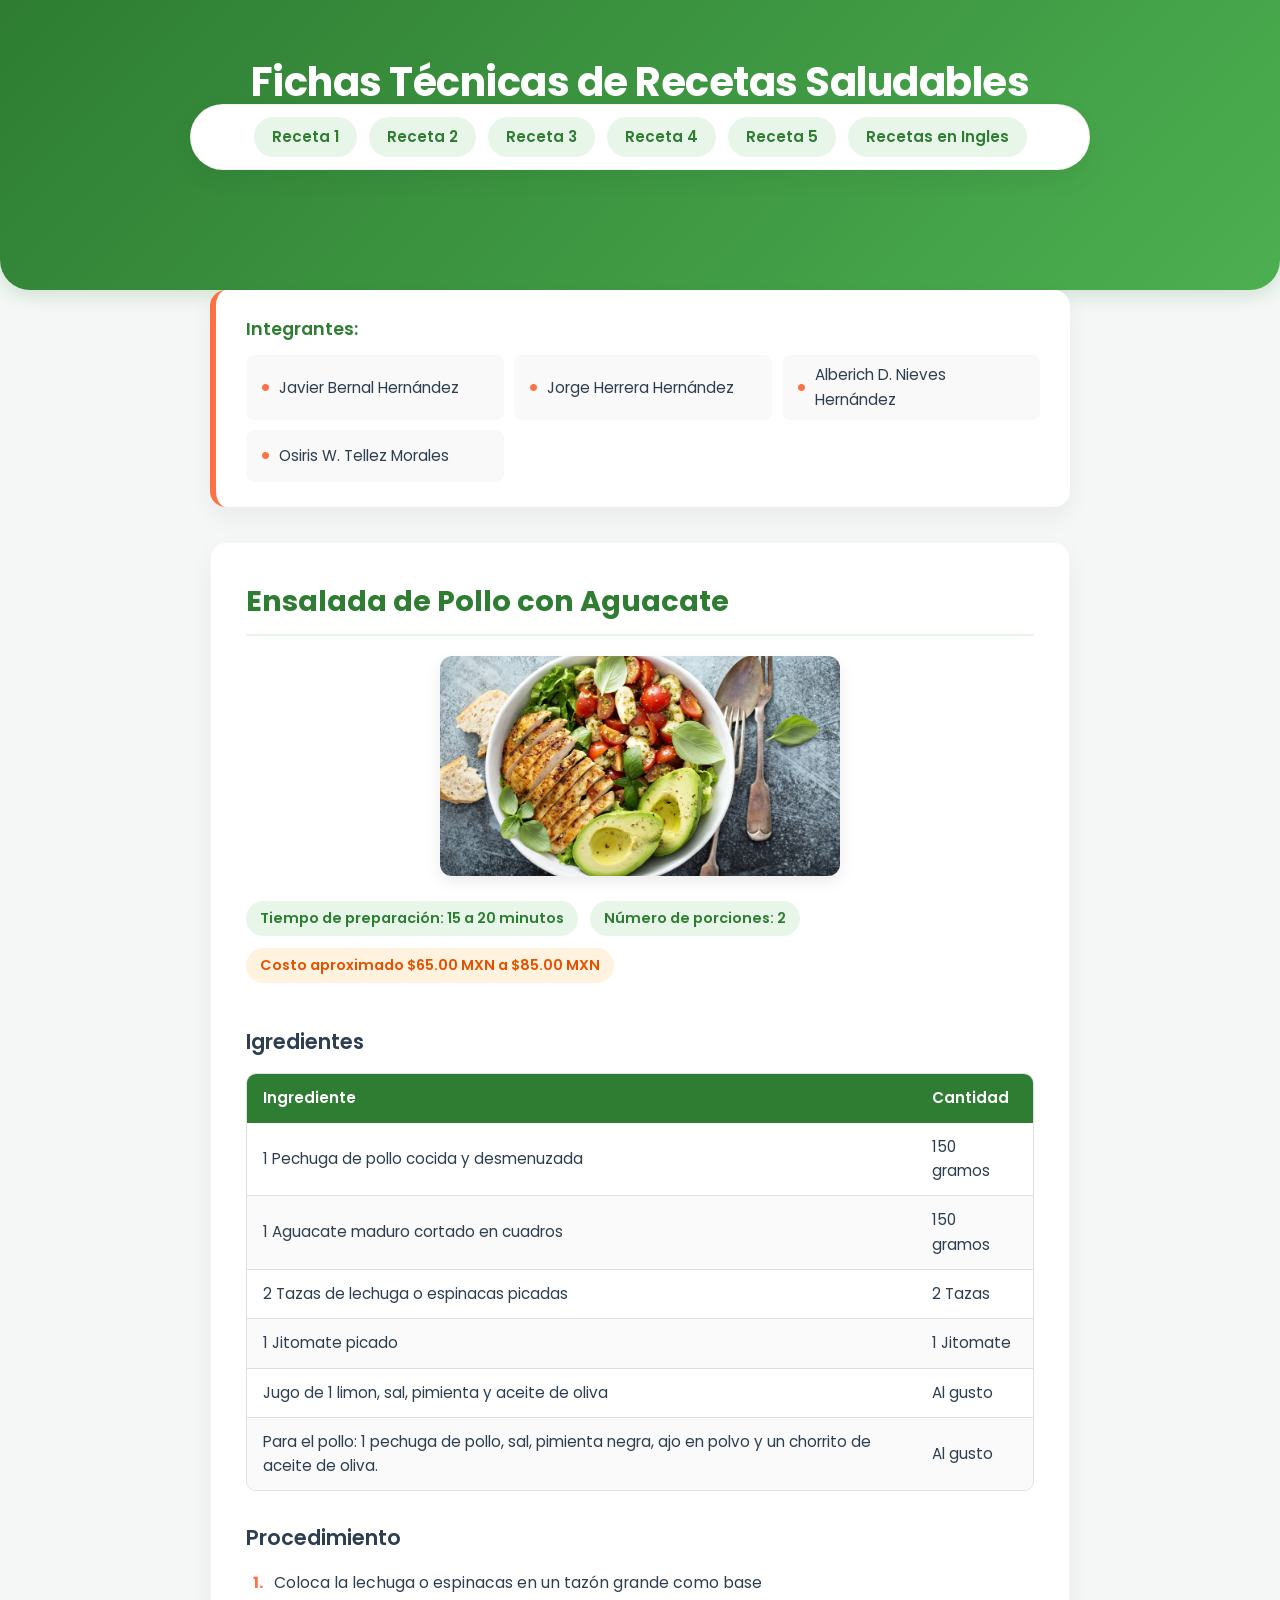
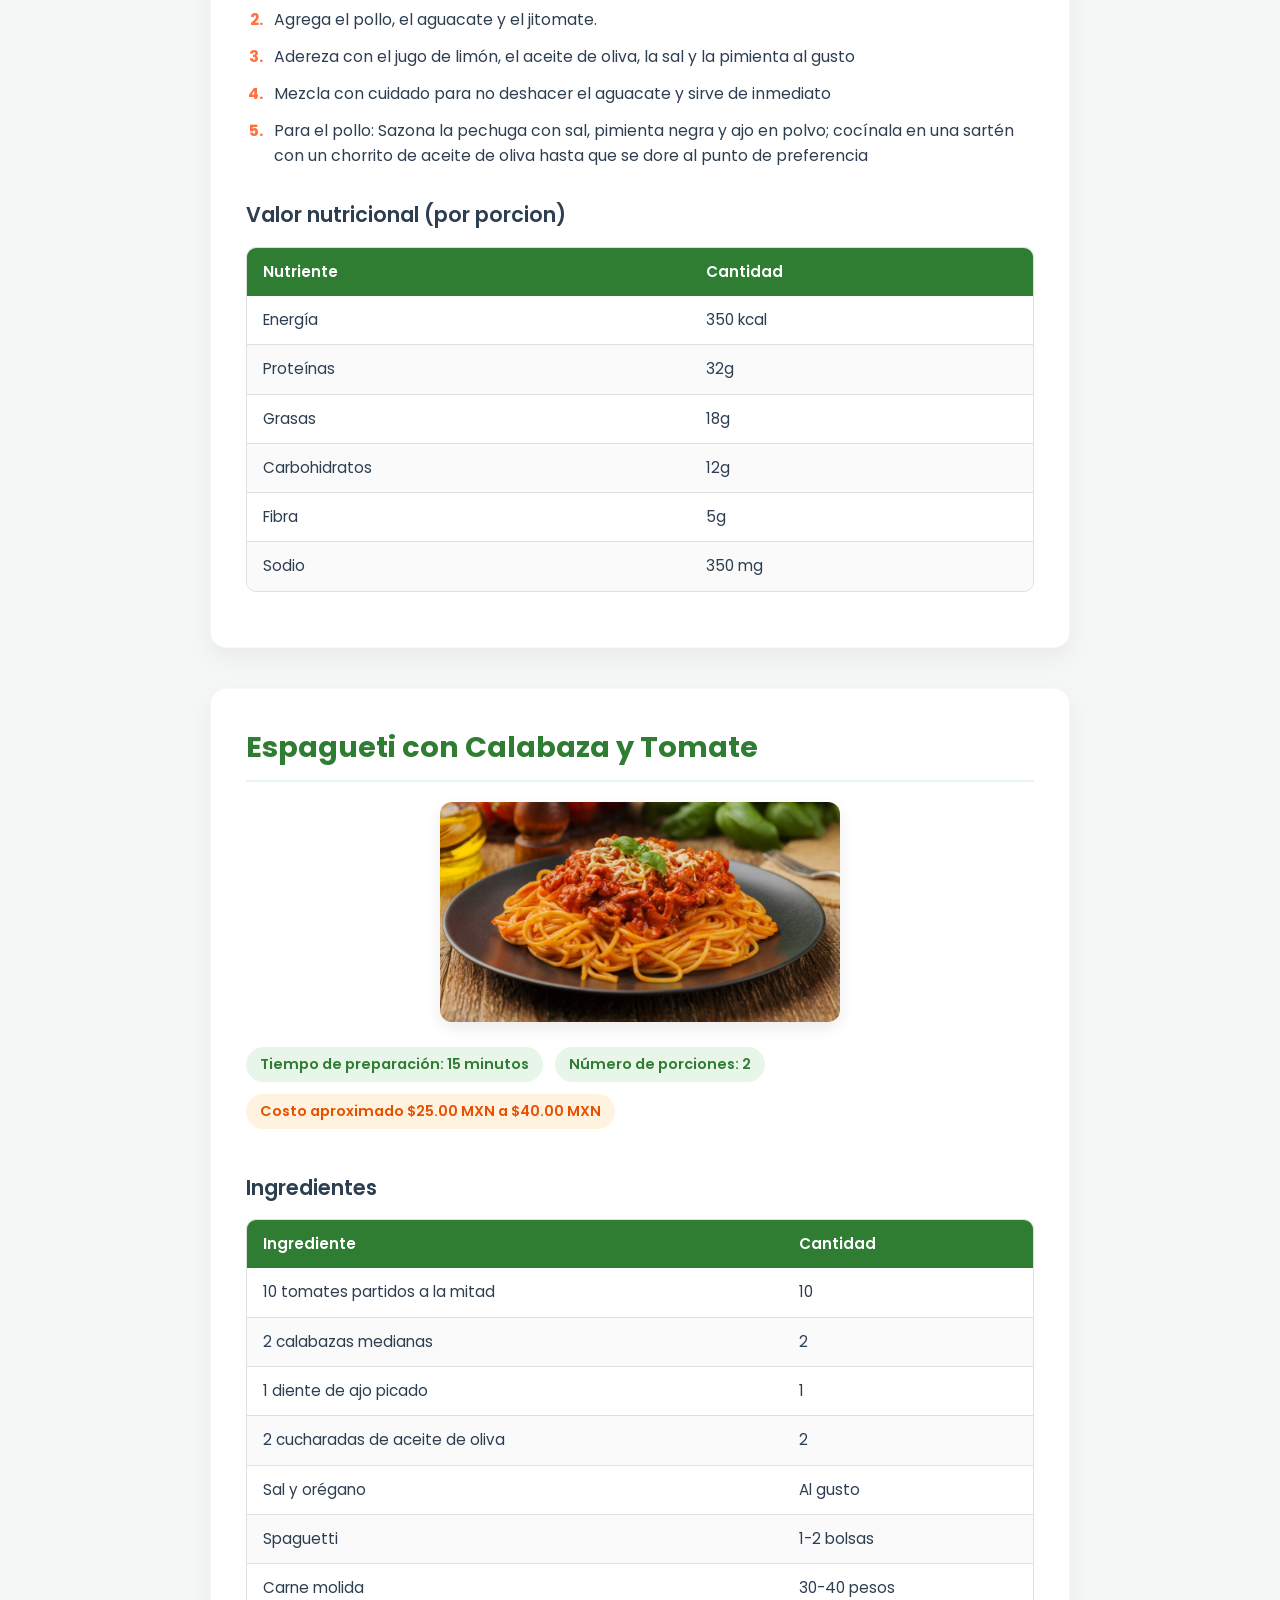
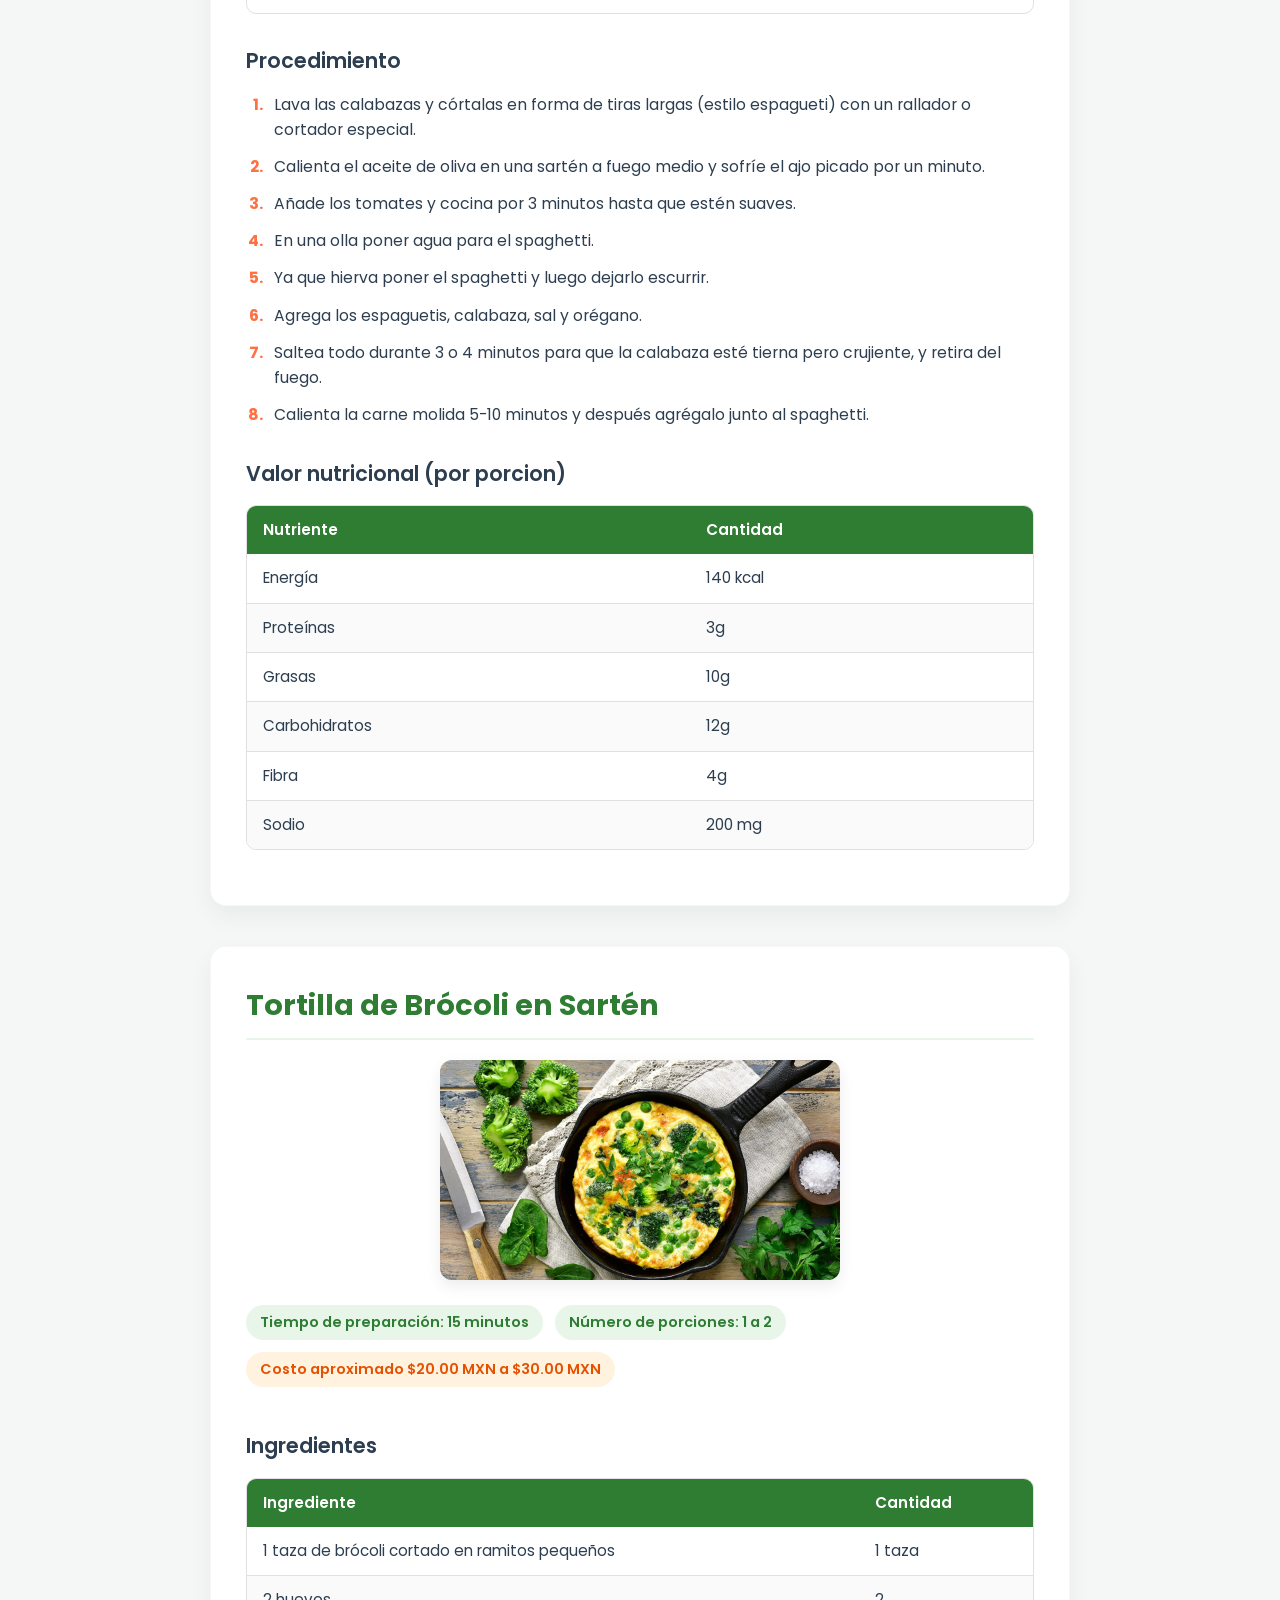
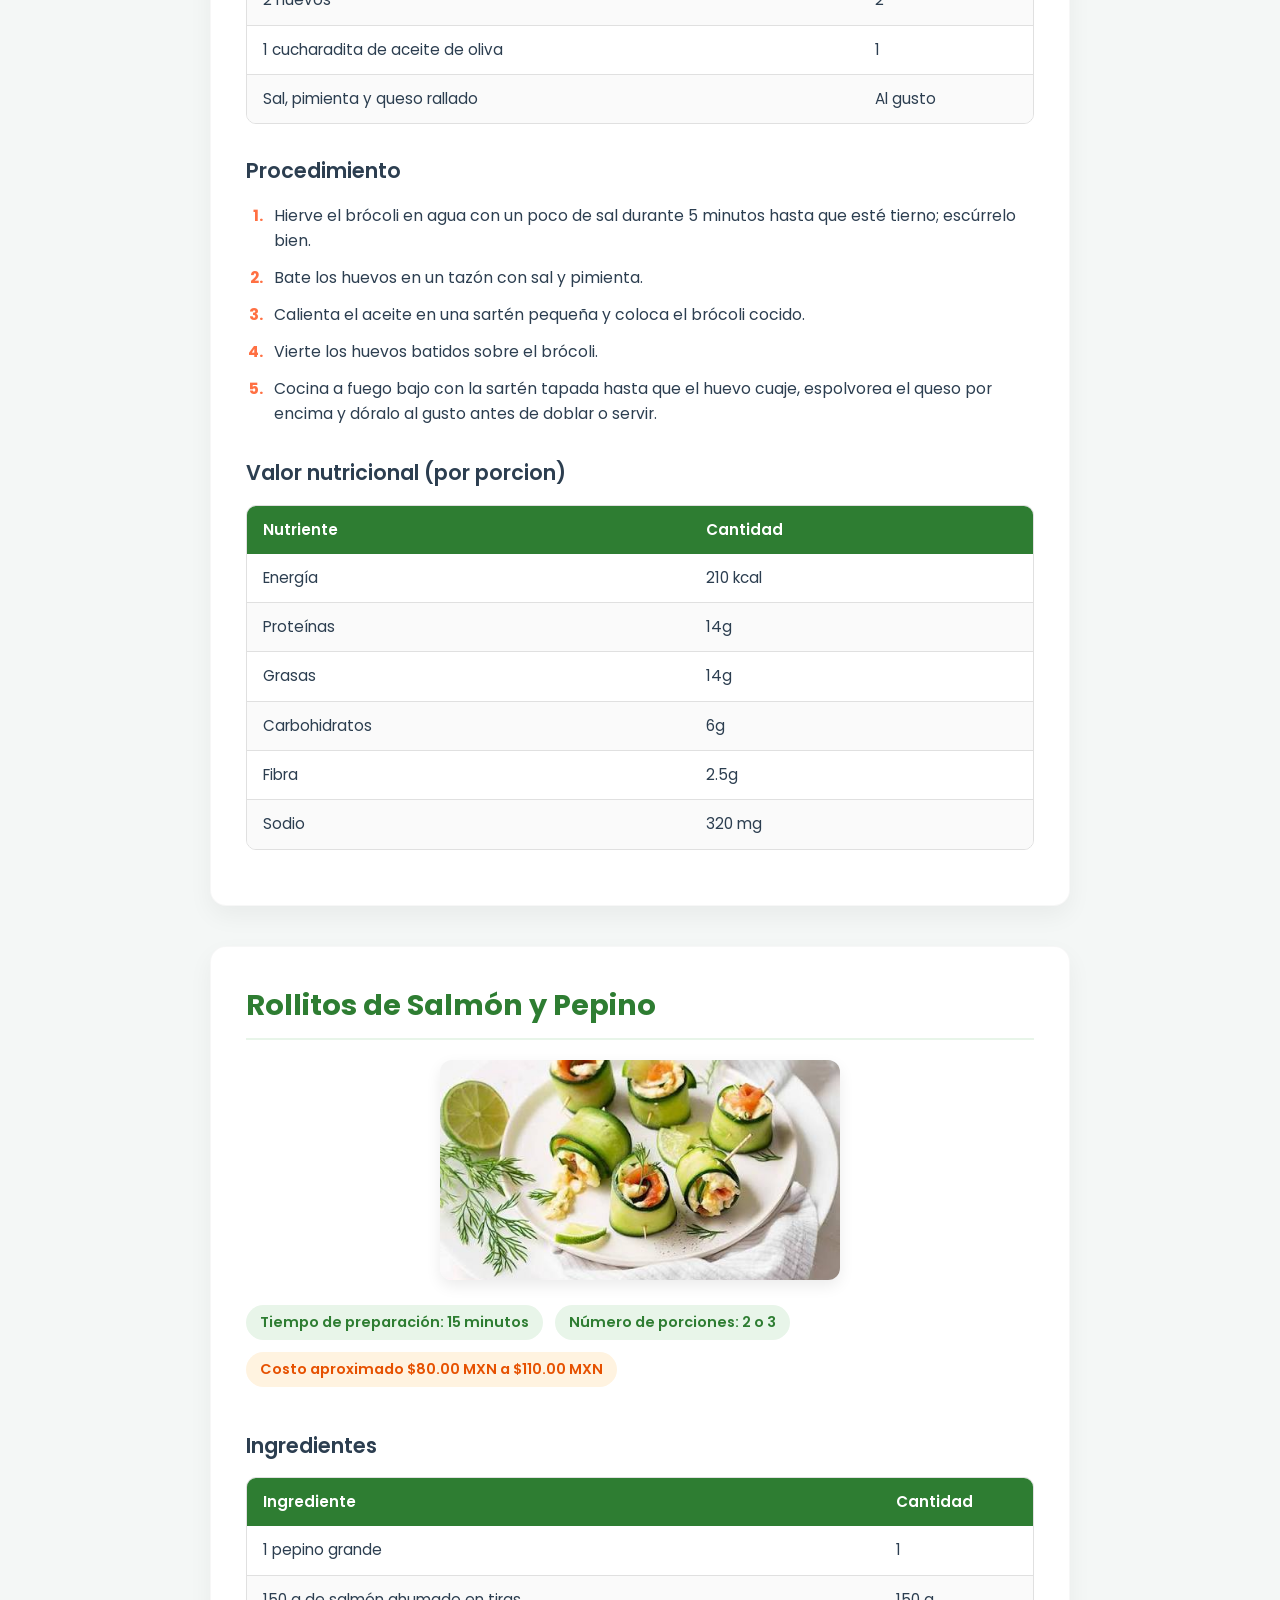
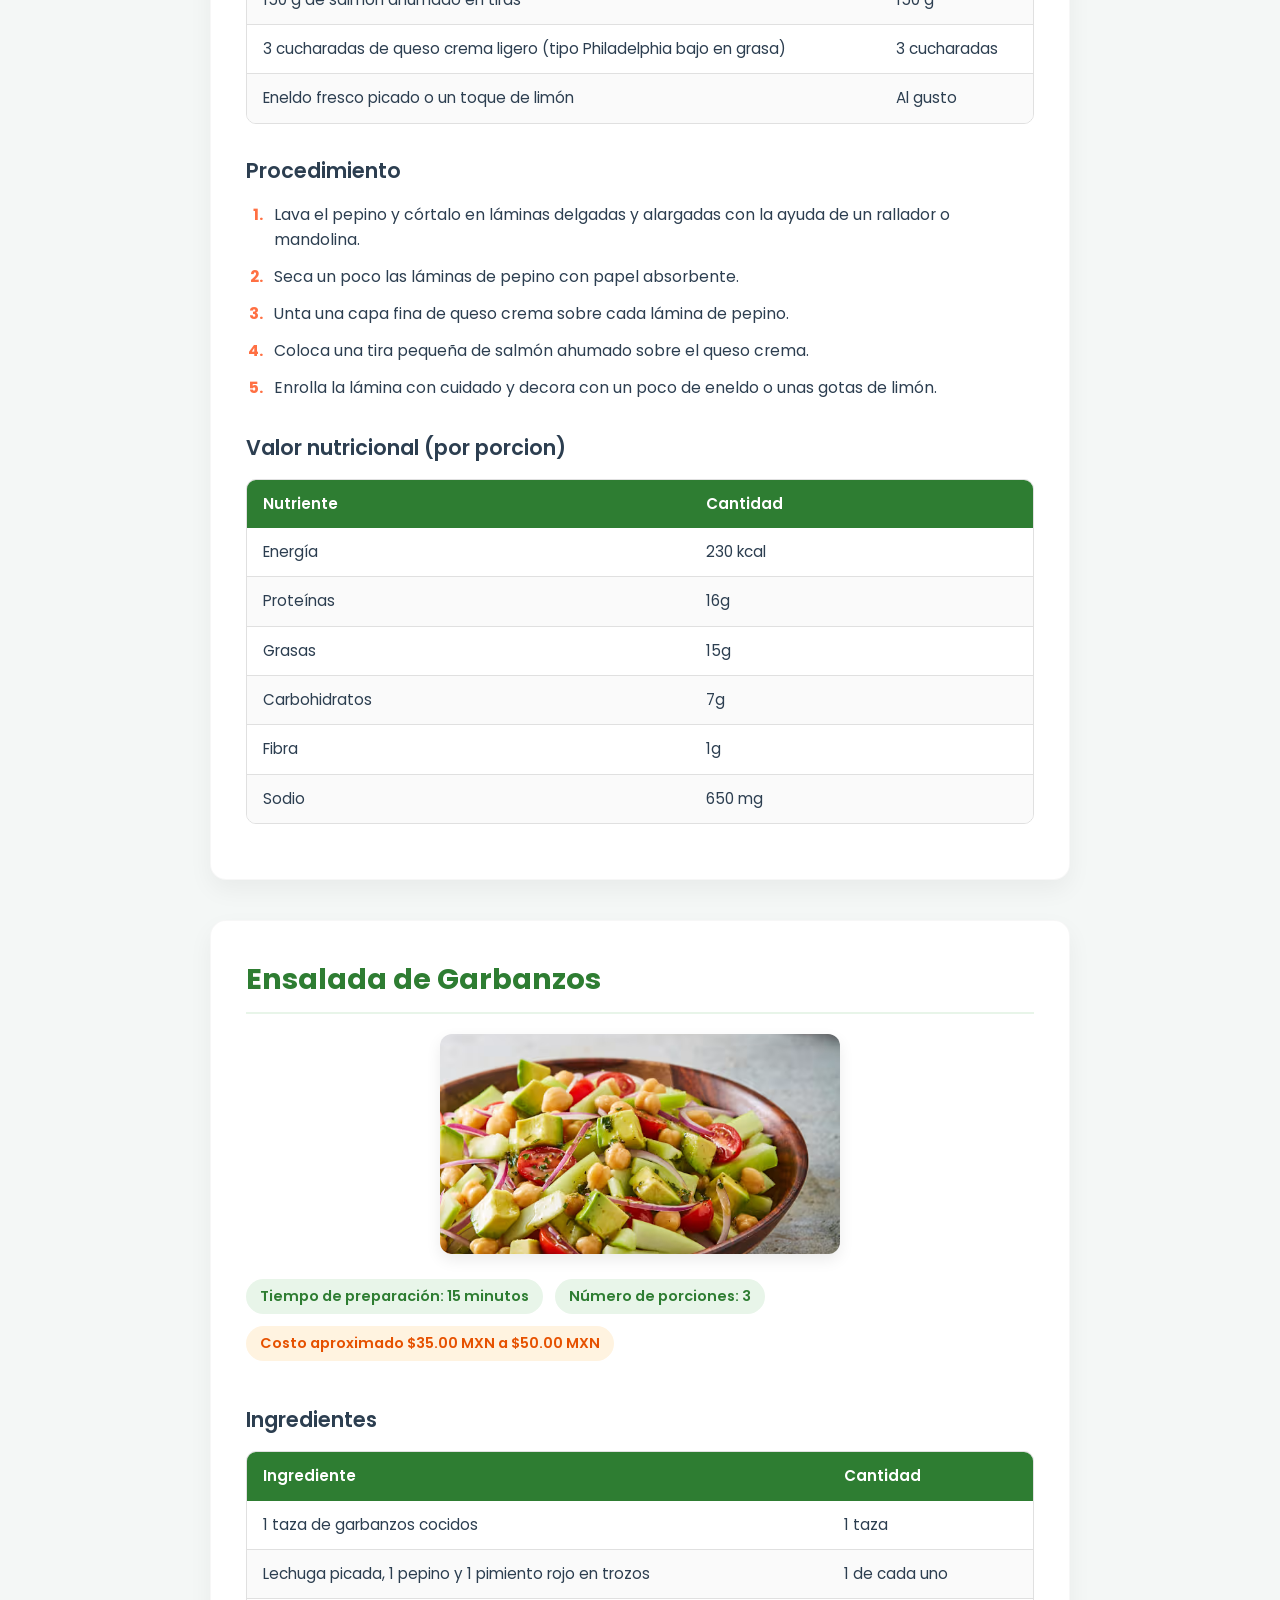
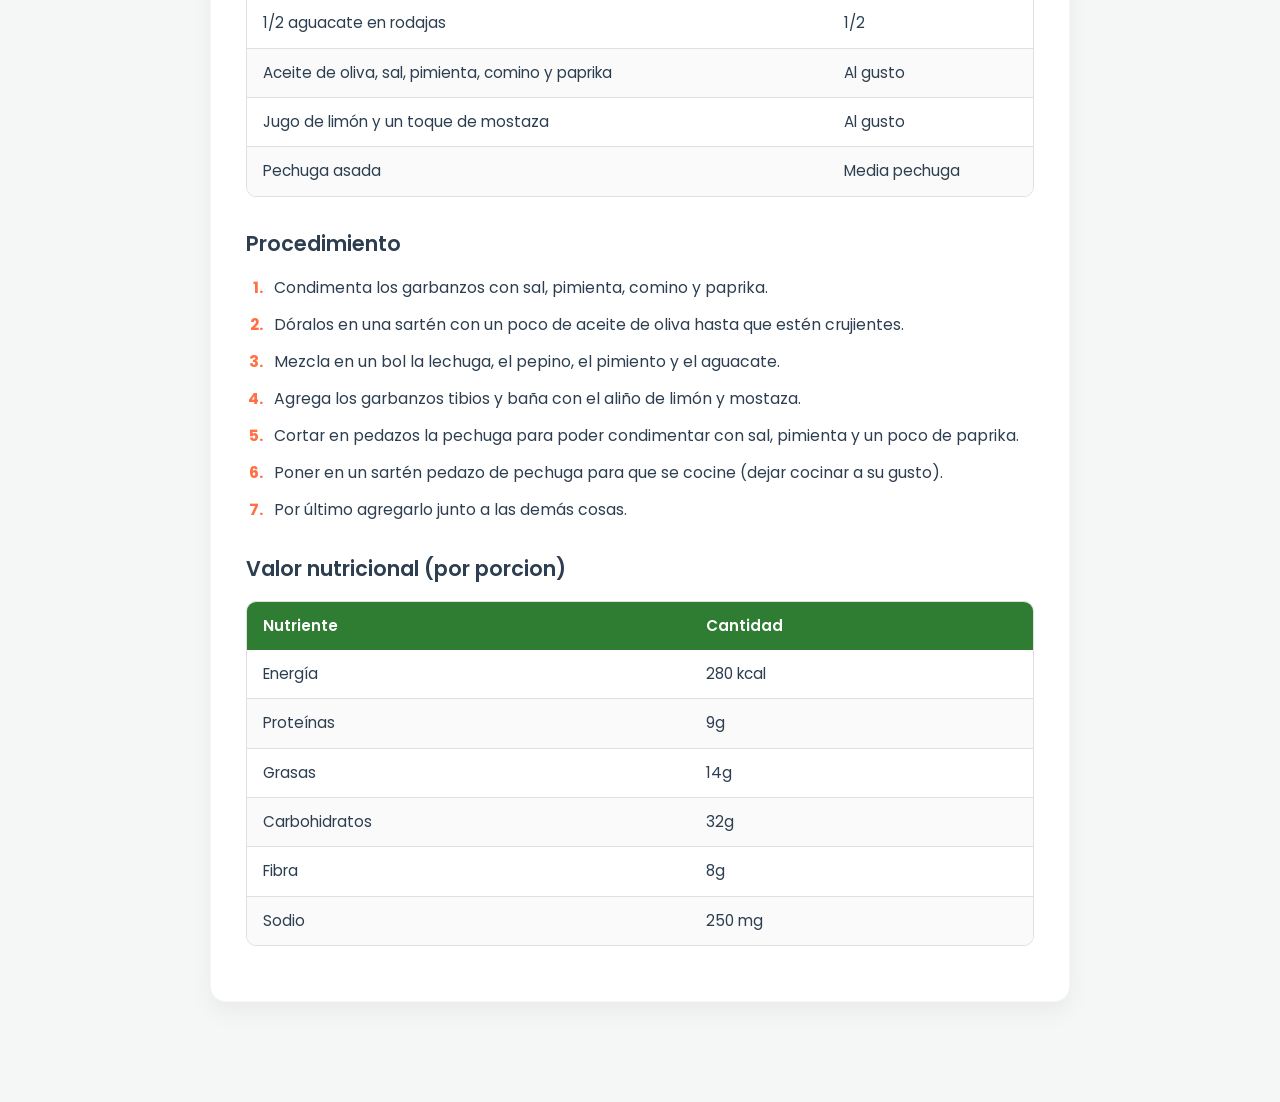
<file: index.html>
<!DOCTYPE html>
<html>
<head>
    <title>Fichas Tecnicas de Recetas Saludables</title>
    <meta charset="UTF-8">
    <link rel="stylesheet" href="css/estilo-1.css">
</head>
<body>
    <div class="encabezado">
        <header>
            <h1>Fichas Técnicas de Recetas Saludables </h1>
            <nav>
                <ul>
                    <li><a href="#ensalada-1">Receta 1</a></li>
                    <li><a href="#espagueti-2">Receta 2</a></li>
                    <li><a href="#tortilla-3">Receta 3</a></li>
                    <li><a href="#rollitos-4">Receta 4</a></li>
                    <li><a href="#ensalada-5">Receta 5</a></li>
                    <li><a href="index-en.html">Recetas en Ingles</a></li>
                </ul>
            </nav>
        </header>
    </div>
    <main>
        <article class="integrantes">
            <p>Integrantes:</p>
            <ul>
                <li>Javier Bernal Hernández</li>
                <li>Jorge Herrera Hernández</li>
                <li>Alberich D. Nieves Hernández</li>
                <li>Osiris W. Tellez Morales</li>
            </ul>
        </article>
        <section id="ensalada-1">
            <h2>Ensalada de Pollo con Aguacate</h2>
            <img src="img/ensalada-1.jpg" width="auto" height="175px">
            <p>Tiempo de preparación: 15 a 20 minutos</p>
            <p>Número de porciones: 2</p>
            <p>Costo aproximado $65.00 MXN a $85.00 MXN</p>
            <p>Igredientes</p>
            <table>
                <thead>
                    <tr>
                        <th>Ingrediente</th>
                        <th>Cantidad</th>
                    </tr>
                </thead>
                <tbody>
                    <tr>
                        <td>1 Pechuga de pollo cocida y desmenuzada</td>
                        <td>150 gramos</td>
                    </tr>
                    <tr>
                        <td>1 Aguacate maduro cortado en cuadros</td>
                        <td>150 gramos</td>
                    </tr>
                    <tr>
                        <td>2 Tazas de lechuga o espinacas picadas</td>
                        <td>2 Tazas</td>
                    </tr>
                    <tr>
                        <td>1 Jitomate picado</td>
                        <td>1 Jitomate</td>
                    </tr>
                    <tr>
                        <td>Jugo de 1 limon, sal, pimienta y aceite de oliva</td>
                        <td>Al gusto</td>
                    </tr>
                    <tr>
                        <td>Para el pollo: 1 pechuga de pollo, sal, pimienta negra, ajo en polvo y un chorrito de aceite de oliva.</td>
                        <td>Al gusto</td>
                    </tr>
                </tbody>
            </table>
            <p>Procedimiento</p>
            <ol>
                <li>Coloca la lechuga o espinacas en un tazón grande como base</li>
                <li>Agrega el pollo, el aguacate y el jitomate.</li>
                <li>Adereza con el jugo de limón, el aceite de oliva, la sal y la pimienta al gusto</li>
                <li>Mezcla con cuidado para no deshacer el aguacate y sirve de inmediato</li>
                <li>Para el pollo: Sazona la pechuga con sal, pimienta negra y ajo en polvo; cocínala en una sartén con un chorrito de aceite de oliva hasta que se dore al punto de preferencia</li>
            </ol>
            <p>Valor nutricional (por porcion)</p>
            <table>
                <thead>
                    <tr>
                        <th>Nutriente</th>
                        <th>Cantidad</th>
                    </tr>
                </thead>
                <tbody>
                    <tr>
                        <td>Energía</td>
                        <td>350 kcal</td>
                    </tr>
                    <tr>
                        <td>Proteínas</td>
                        <td>32g</td>
                    </tr>
                    <tr>
                        <td>Grasas</td>
                        <td>18g</td>
                    </tr>
                    <tr>
                        <td>Carbohidratos</td>
                        <td>12g</td>
                    </tr>
                    <tr>
                        <td>Fibra</td>
                        <td>5g</td>
                    </tr>
                    <tr>
                        <td>Sodio</td>
                        <td>350 mg</td>
                    </tr>
                </tbody>
            </table>
        </section>
        <section id="espagueti-2">
            <h2>Espagueti con Calabaza y Tomate</h2>
            <img src="img/espagueti-2.jpg" width="auto" height="175px">
            <p>Tiempo de preparación: 15 minutos</p>
            <p>Número de porciones: 2</p>
            <p>Costo aproximado $25.00 MXN a $40.00 MXN</p>
            <p>Ingredientes</p>
            <table>
                <thead>
                    <tr>
                        <th>Ingrediente</th>
                        <th>Cantidad</th>
                    </tr>
                </thead>
                <tbody>
                    <tr>
                        <td>10 tomates partidos a la mitad</td>
                        <td>10</td>
                    </tr>
                    <tr>
                        <td>2 calabazas medianas</td>
                        <td>2</td>
                    </tr>
                    <tr>
                        <td>1 diente de ajo picado</td>
                        <td>1</td>
                    </tr>
                    <tr>
                        <td>2 cucharadas de aceite de oliva</td>
                        <td>2</td>
                    </tr>
                    <tr>
                        <td>Sal y orégano</td>
                        <td>Al gusto</td>
                    </tr>
                    <tr>
                        <td>Spaguetti</td>
                        <td>1-2 bolsas</td>
                    </tr>
                    <tr>
                        <td>Carne molida</td>
                        <td>30-40 pesos</td>
                    </tr>
                </tbody>
            </table>
            <p>Procedimiento</p>
            <ol>
                <li>Lava las calabazas y córtalas en forma de tiras largas (estilo espagueti) con un rallador o cortador especial.</li>
                <li>Calienta el aceite de oliva en una sartén a fuego medio y sofríe el ajo picado por un minuto.</li>
                <li>Añade los tomates y cocina por 3 minutos hasta que estén suaves.</li>
                <li>En una olla poner agua para el spaghetti.</li>
                <li>Ya que hierva poner el spaghetti y luego dejarlo escurrir.</li>
                <li>Agrega los espaguetis, calabaza, sal y orégano.</li>
                <li>Saltea todo durante 3 o 4 minutos para que la calabaza esté tierna pero crujiente, y retira del fuego.</li>
                <li>Calienta la carne molida 5-10 minutos y después agrégalo junto al spaghetti.</li>
            </ol>
            <p>Valor nutricional (por porcion)</p>
            <table>
                <thead>
                    <tr>
                        <th>Nutriente</th>
                        <th>Cantidad</th>
                    </tr>
                </thead>
                <tbody>
                    <tr>
                        <td>Energía</td>
                        <td>140 kcal</td>
                    </tr>
                    <tr>
                        <td>Proteínas</td>
                        <td>3g</td>
                    </tr>
                    <tr>
                        <td>Grasas</td>
                        <td>10g</td>
                    </tr>
                    <tr>
                        <td>Carbohidratos</td>
                        <td>12g</td>
                    </tr>
                    <tr>
                        <td>Fibra</td>
                        <td>4g</td>
                    </tr>
                    <tr>
                        <td>Sodio</td>
                        <td>200 mg</td>
                    </tr>
                </tbody>
            </table>
        </section>
        <section id="tortilla-3">
            <h2>Tortilla de Brócoli en Sartén</h2>
            <img src="img/tortilla-3.jpg" width="auto" height="175px">
            <p>Tiempo de preparación: 15 minutos</p>
            <p>Número de porciones: 1 a 2</p>
            <p>Costo aproximado $20.00 MXN a $30.00 MXN</p>
            <p>Ingredientes</p>
            <table>
                <thead>
                    <tr>
                        <th>Ingrediente</th>
                        <th>Cantidad</th>
                    </tr>
                </thead>
                <tbody>
                    <tr>
                        <td>1 taza de brócoli cortado en ramitos pequeños</td>
                        <td>1 taza</td>
                    </tr>
                    <tr>
                        <td>2 huevos</td>
                        <td>2</td>
                    </tr>
                    <tr>
                        <td>1 cucharadita de aceite de oliva</td>
                        <td>1</td>
                    </tr>
                    <tr>
                        <td>Sal, pimienta y queso rallado</td>
                        <td>Al gusto</td>
                    </tr>
                </tbody>
            </table>
            <p>Procedimiento</p>
            <ol>
                <li>Hierve el brócoli en agua con un poco de sal durante 5 minutos hasta que esté tierno; escúrrelo bien.</li>
                <li>Bate los huevos en un tazón con sal y pimienta.</li>
                <li>Calienta el aceite en una sartén pequeña y coloca el brócoli cocido.</li>
                <li>Vierte los huevos batidos sobre el brócoli.</li>
                <li>Cocina a fuego bajo con la sartén tapada hasta que el huevo cuaje, espolvorea el queso por encima y dóralo al gusto antes de doblar o servir.</li>
            </ol>
            <p>Valor nutricional (por porcion)</p>
            <table>
                <thead>
                    <tr>
                        <th>Nutriente</th>
                        <th>Cantidad</th>
                    </tr>
                </thead>
                <tbody>
                    <tr>
                        <td>Energía</td>
                        <td>210 kcal</td>
                    </tr>
                    <tr>
                        <td>Proteínas</td>
                        <td>14g</td>
                    </tr>
                    <tr>
                        <td>Grasas</td>
                        <td>14g</td>
                    </tr>
                    <tr>
                        <td>Carbohidratos</td>
                        <td>6g</td>
                    </tr>
                    <tr>
                        <td>Fibra</td>
                        <td>2.5g</td>
                    </tr>
                    <tr>
                        <td>Sodio</td>
                        <td>320 mg</td>
                    </tr>
                </tbody>
            </table>
        </section>
        <section id="rollitos-4">
            <h2>Rollitos de Salmón y Pepino</h2>
            <img src="img/rollitos-4.jpg" width="auto" height="175px">
            <p>Tiempo de preparación: 15 minutos</p>
            <p>Número de porciones: 2 o 3</p>
            <p>Costo aproximado $80.00 MXN a $110.00 MXN</p>
            <p>Ingredientes</p>
            <table>
                <thead>
                    <tr>
                        <th>Ingrediente</th>
                        <th>Cantidad</th>
                    </tr>
                </thead>
                <tbody>
                    <tr>
                        <td>1 pepino grande</td>
                        <td>1</td>
                    </tr>
                    <tr>
                        <td>150 g de salmón ahumado en tiras</td>
                        <td>150 g</td>
                    </tr>
                    <tr>
                        <td>3 cucharadas de queso crema ligero (tipo Philadelphia bajo en grasa)</td>
                        <td>3 cucharadas</td>
                    </tr>
                    <tr>
                        <td>Eneldo fresco picado o un toque de limón</td>
                        <td>Al gusto</td>
                    </tr>
                </tbody>
            </table>
            <p>Procedimiento</p>
            <ol>
                <li>Lava el pepino y córtalo en láminas delgadas y alargadas con la ayuda de un rallador o mandolina.</li>
                <li>Seca un poco las láminas de pepino con papel absorbente.</li>
                <li>Unta una capa fina de queso crema sobre cada lámina de pepino.</li>
                <li>Coloca una tira pequeña de salmón ahumado sobre el queso crema.</li>
                <li>Enrolla la lámina con cuidado y decora con un poco de eneldo o unas gotas de limón.</li>
            </ol>
            <p>Valor nutricional (por porcion)</p>
            <table>
                <thead>
                    <tr>
                        <th>Nutriente</th>
                        <th>Cantidad</th>
                    </tr>
                </thead>
                <tbody>
                    <tr>
                        <td>Energía</td>
                        <td>230 kcal</td>
                    </tr>
                    <tr>
                        <td>Proteínas</td>
                        <td>16g</td>
                    </tr>
                    <tr>
                        <td>Grasas</td>
                        <td>15g</td>
                    </tr>
                    <tr>
                        <td>Carbohidratos</td>
                        <td>7g</td>
                    </tr>
                    <tr>
                        <td>Fibra</td>
                        <td>1g</td>
                    </tr>
                    <tr>
                        <td>Sodio</td>
                        <td>650 mg</td>
                    </tr>
                </tbody>
            </table>
        </section>
        <section id="ensalada-5">
            <h2>Ensalada de Garbanzos</h2>
            <img src="img/ensalada-5.jpg" width="auto" height="175px">
            <p>Tiempo de preparación: 15 minutos</p>
            <p>Número de porciones: 3</p>
            <p>Costo aproximado $35.00 MXN a $50.00 MXN</p>
            <p>Ingredientes</p>
            <table>
                <thead>
                    <tr>
                        <th>Ingrediente</th>
                        <th>Cantidad</th>
                    </tr>
                </thead>
                <tbody>
                    <tr>
                        <td>1 taza de garbanzos cocidos</td>
                        <td>1 taza</td>
                    </tr>
                    <tr>
                        <td>Lechuga picada, 1 pepino y 1 pimiento rojo en trozos</td>
                        <td>1 de cada uno</td>
                    </tr>
                    <tr>
                        <td>1/2 aguacate en rodajas</td>
                        <td>1/2</td>
                    </tr>
                    <tr>
                        <td>Aceite de oliva, sal, pimienta, comino y paprika</td>
                        <td>Al gusto</td>
                    </tr>
                    <tr>
                        <td>Jugo de limón y un toque de mostaza</td>
                        <td>Al gusto</td>
                    </tr>
                    <tr>
                        <td>Pechuga asada</td>
                        <td>Media pechuga</td>
                    </tr>
                </tbody>
            </table>
            <p>Procedimiento</p>
            <ol>
                <li>Condimenta los garbanzos con sal, pimienta, comino y paprika.</li>
                <li>Dóralos en una sartén con un poco de aceite de oliva hasta que estén crujientes.</li>
                <li>Mezcla en un bol la lechuga, el pepino, el pimiento y el aguacate.</li>
                <li>Agrega los garbanzos tibios y baña con el aliño de limón y mostaza.</li>
                <li>Cortar en pedazos la pechuga para poder condimentar con sal, pimienta y un poco de paprika.</li>
                <li>Poner en un sartén pedazo de pechuga para que se cocine (dejar cocinar a su gusto).</li>
                <li>Por último agregarlo junto a las demás cosas.</li>
            </ol>
            <p>Valor nutricional (por porcion)</p>
            <table>
                <thead>
                    <tr>
                        <th>Nutriente</th>
                        <th>Cantidad</th>
                    </tr>
                </thead>
                <tbody>
                    <tr>
                        <td>Energía</td>
                        <td>280 kcal</td>
                    </tr>
                    <tr>
                        <td>Proteínas</td>
                        <td>9g</td>
                    </tr>
                    <tr>
                        <td>Grasas</td>
                        <td>14g</td>
                    </tr>
                    <tr>
                        <td>Carbohidratos</td>
                        <td>32g</td>
                    </tr>
                    <tr>
                        <td>Fibra</td>
                        <td>8g</td>
                    </tr>
                    <tr>
                        <td>Sodio</td>
                        <td>250 mg</td>
                    </tr>
                </tbody>
            </table>
        </section>
    </main>
</body>
</html>
</file>
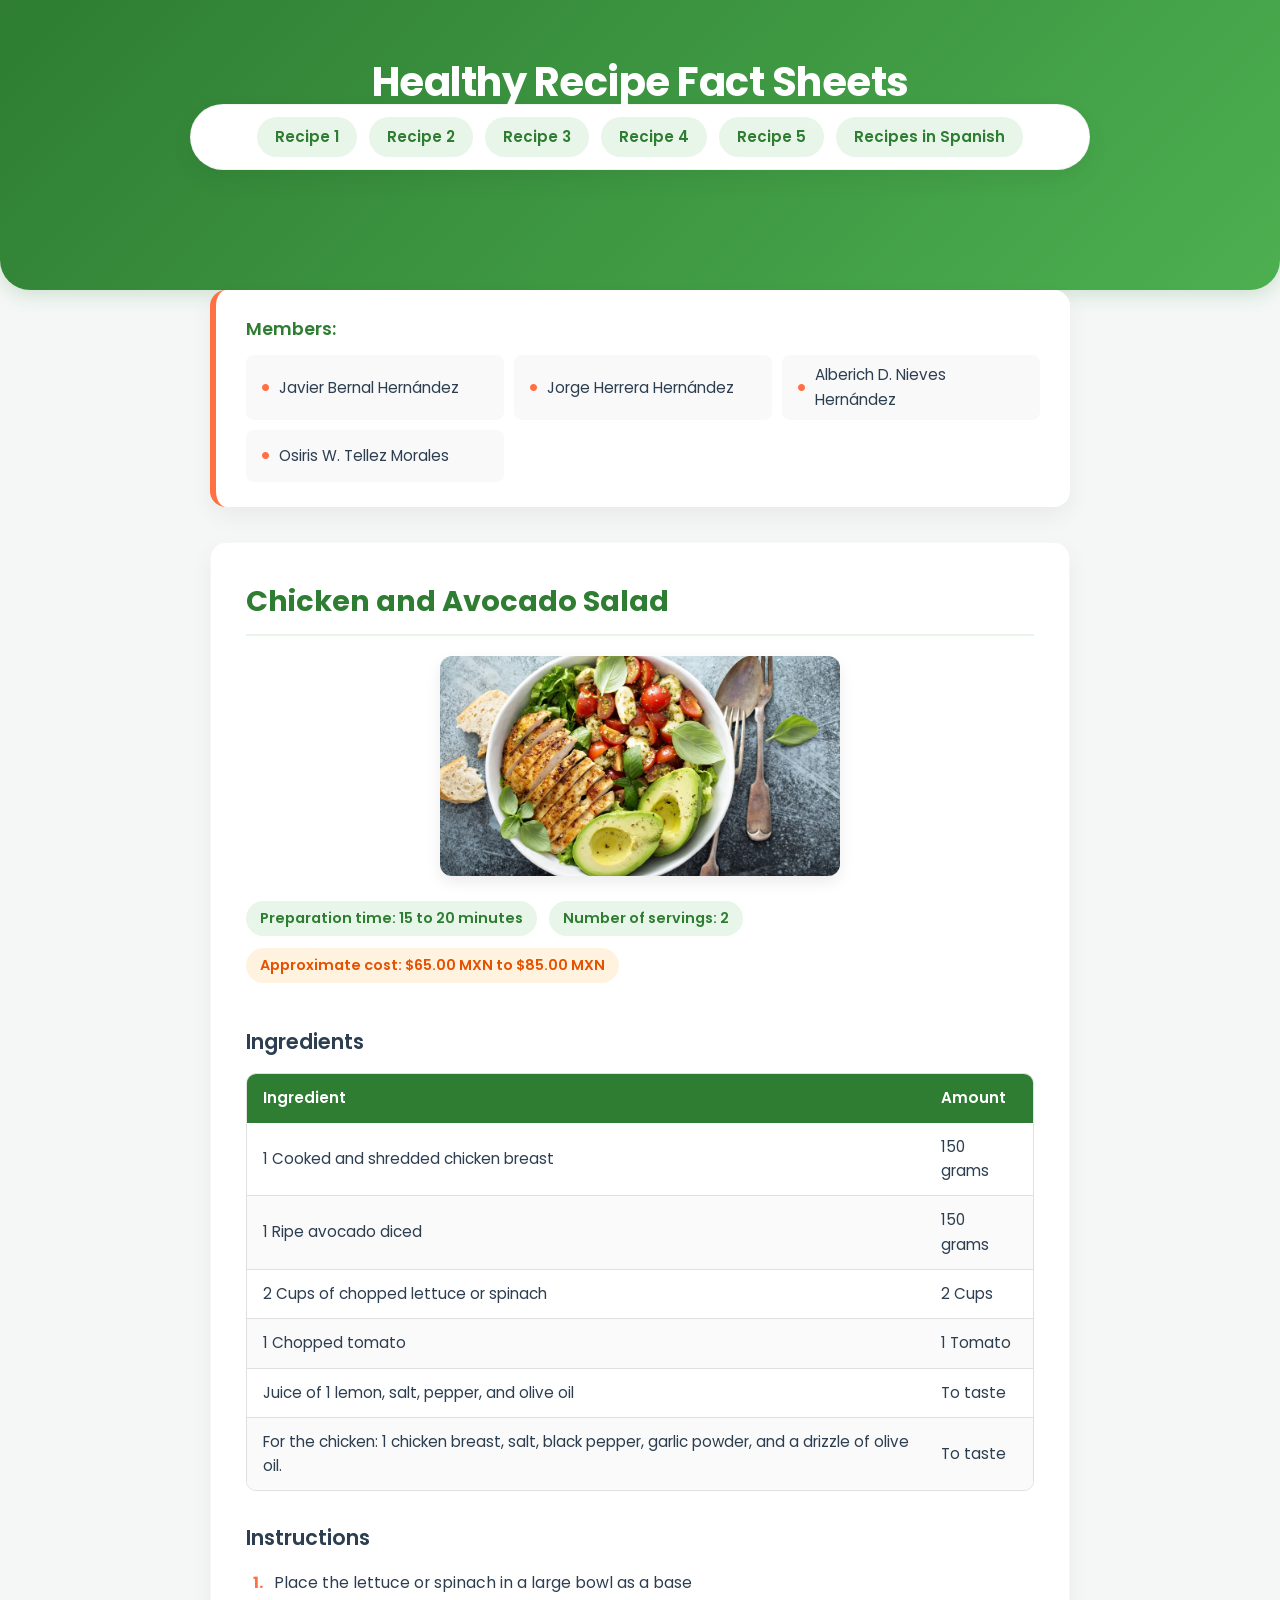
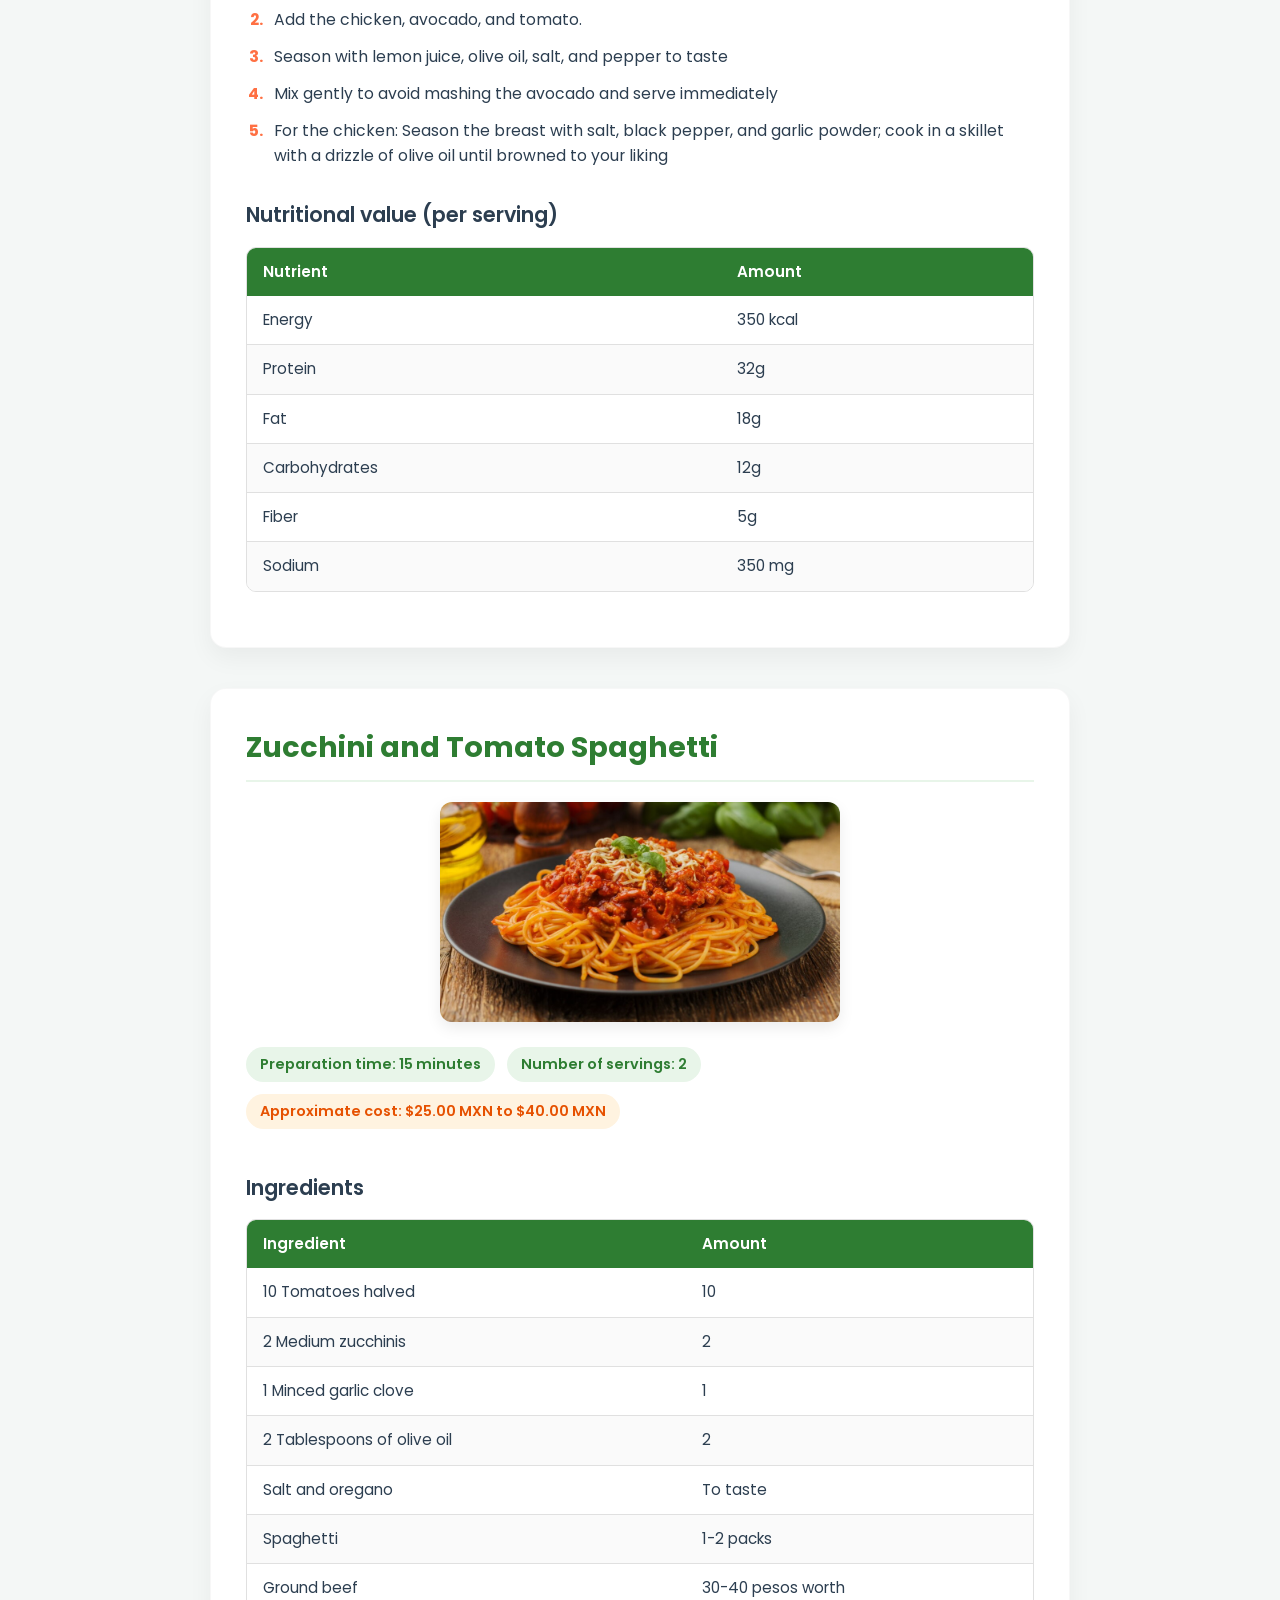
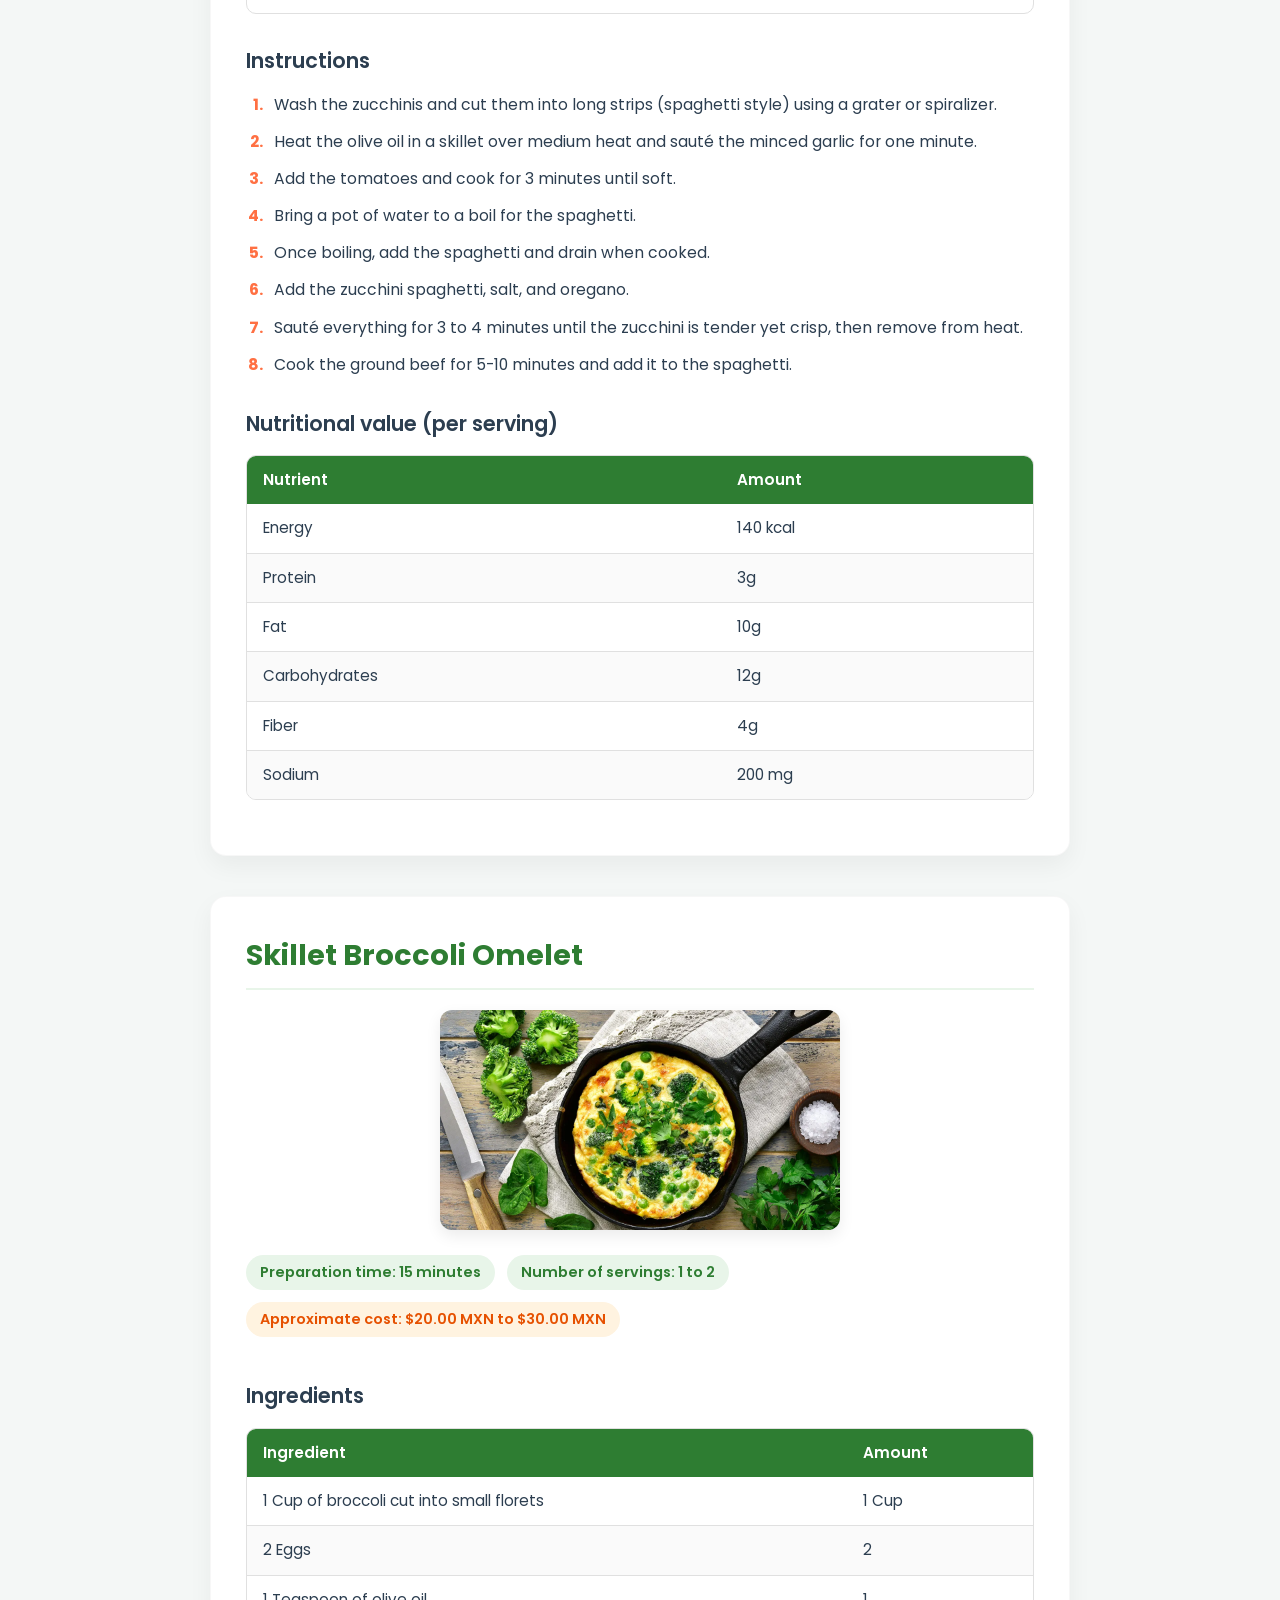
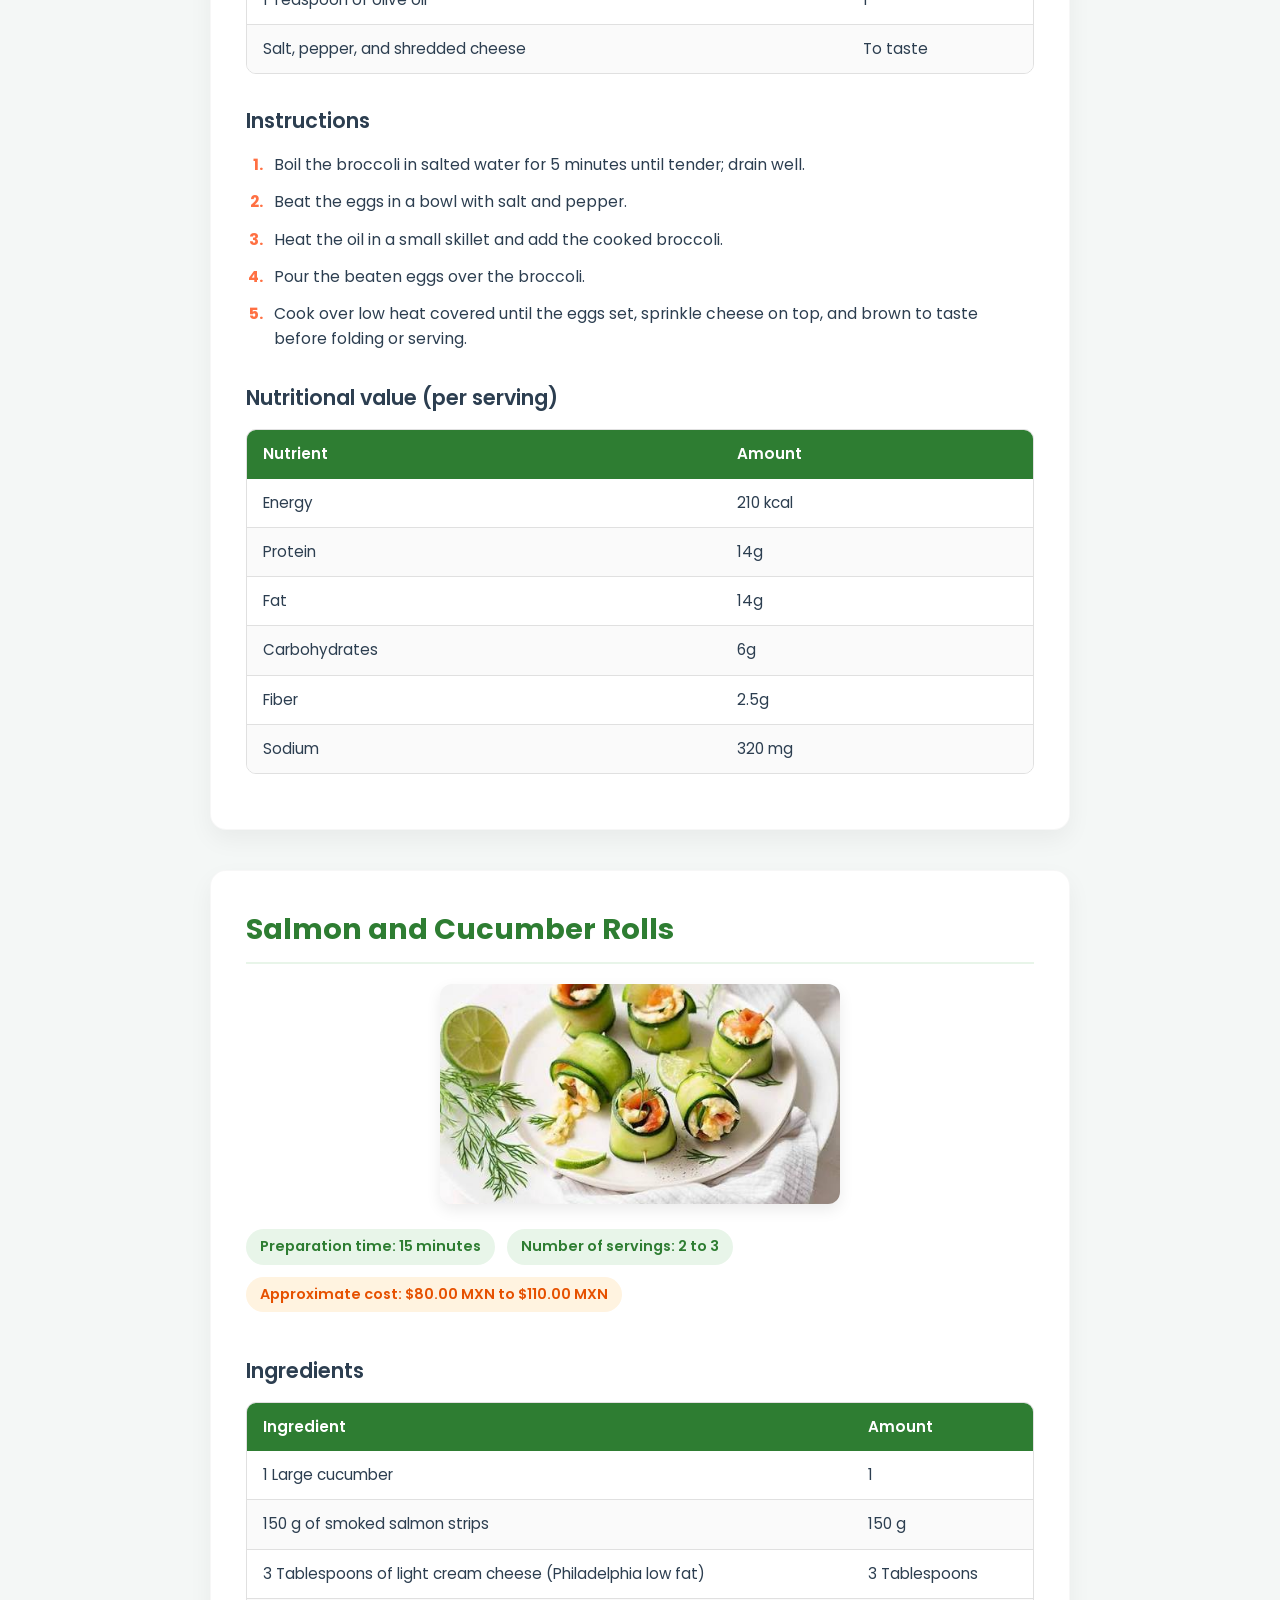
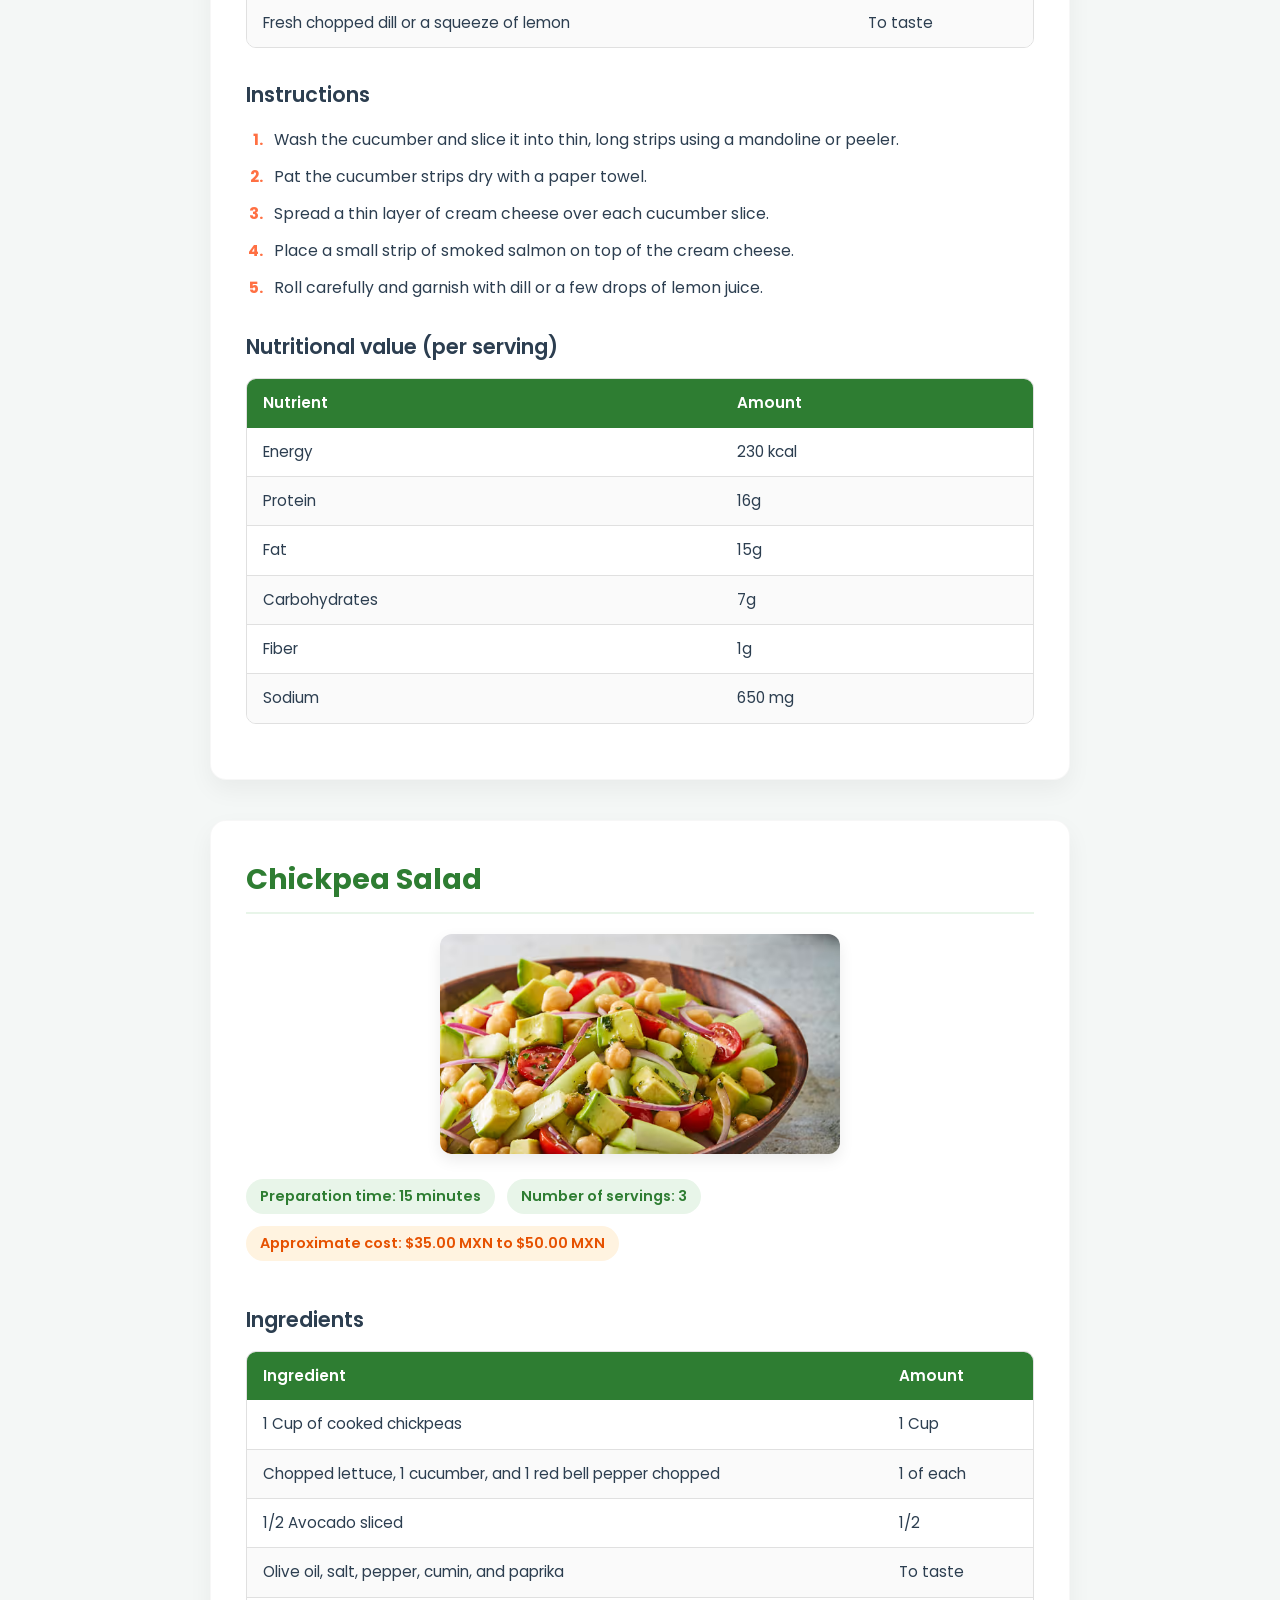
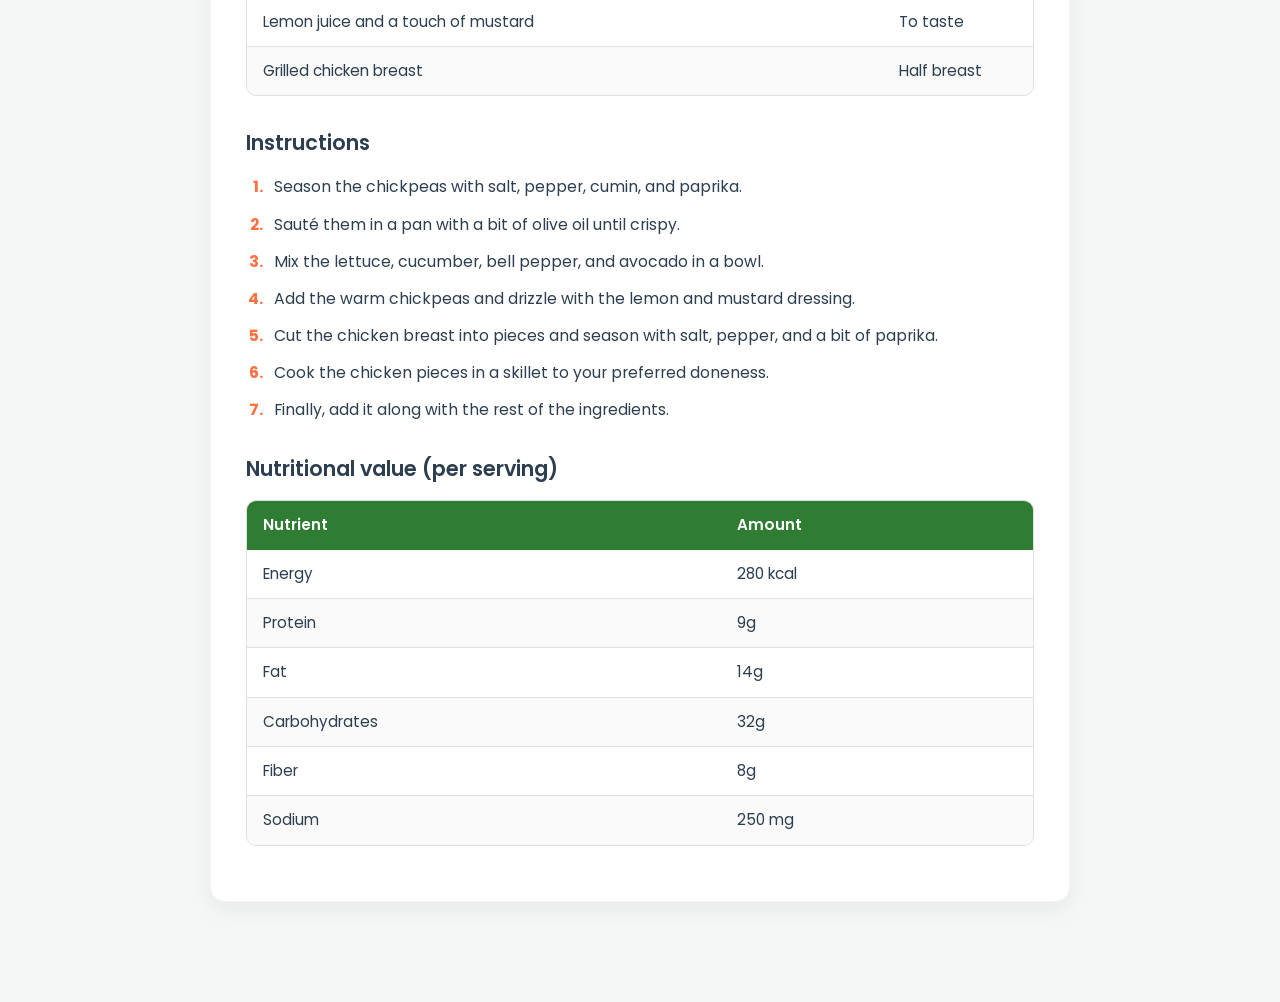
<file: index-en.html>
<!DOCTYPE html>
<html>
<head>
    <title>Healthy Recipe Fact Sheets</title>
    <meta charset="UTF-8">
    <link rel="stylesheet" href="css/estilo-1.css">
</head>
<body>
    <div class="encabezado">
        <header>
            <h1>Healthy Recipe Fact Sheets</h1>
            <nav>
                <ul>
                    <li><a href="#ensalada-1">Recipe 1</a></li>
                    <li><a href="#espagueti-2">Recipe 2</a></li>
                    <li><a href="#tortilla-3">Recipe 3</a></li>
                    <li><a href="#rollitos-4">Recipe 4</a></li>
                    <li><a href="#ensalada-5">Recipe 5</a></li>
                    <li><a href="index.html">Recipes in Spanish</a></li>
                </ul>
            </nav>
        </header>
    </div>
    <main>
        <article class="integrantes">
            <p>Members:</p>
            <ul>
                <li>Javier Bernal Hernández</li>
                <li>Jorge Herrera Hernández</li>
                <li>Alberich D. Nieves Hernández</li>
                <li>Osiris W. Tellez Morales</li>
            </ul>
        </article>
        <section id="ensalada-1">
            <h2>Chicken and Avocado Salad</h2>
            <img src="img/ensalada-1.jpg" width="auto" height="175px">
            <p>Preparation time: 15 to 20 minutes</p>
            <p>Number of servings: 2</p>
            <p>Approximate cost: $65.00 MXN to $85.00 MXN</p>
            <p>Ingredients</p>
            <table>
                <thead>
                    <tr>
                        <th>Ingredient</th>
                        <th>Amount</th>
                    </tr>
                </thead>
                <tbody>
                    <tr>
                        <td>1 Cooked and shredded chicken breast</td>
                        <td>150 grams</td>
                    </tr>
                    <tr>
                        <td>1 Ripe avocado diced</td>
                        <td>150 grams</td>
                    </tr>
                    <tr>
                        <td>2 Cups of chopped lettuce or spinach</td>
                        <td>2 Cups</td>
                    </tr>
                    <tr>
                        <td>1 Chopped tomato</td>
                        <td>1 Tomato</td>
                    </tr>
                    <tr>
                        <td>Juice of 1 lemon, salt, pepper, and olive oil</td>
                        <td>To taste</td>
                    </tr>
                    <tr>
                        <td>For the chicken: 1 chicken breast, salt, black pepper, garlic powder, and a drizzle of olive oil.</td>
                        <td>To taste</td>
                    </tr>
                </tbody>
            </table>
            <p>Instructions</p>
            <ol>
                <li>Place the lettuce or spinach in a large bowl as a base</li>
                <li>Add the chicken, avocado, and tomato.</li>
                <li>Season with lemon juice, olive oil, salt, and pepper to taste</li>
                <li>Mix gently to avoid mashing the avocado and serve immediately</li>
                <li>For the chicken: Season the breast with salt, black pepper, and garlic powder; cook in a skillet with a drizzle of olive oil until browned to your liking</li>
            </ol>
            <p>Nutritional value (per serving)</p>
            <table>
                <thead>
                    <tr>
                        <th>Nutrient</th>
                        <th>Amount</th>
                    </tr>
                </thead>
                <tbody>
                    <tr>
                        <td>Energy</td>
                        <td>350 kcal</td>
                    </tr>
                    <tr>
                        <td>Protein</td>
                        <td>32g</td>
                    </tr>
                    <tr>
                        <td>Fat</td>
                        <td>18g</td>
                    </tr>
                    <tr>
                        <td>Carbohydrates</td>
                        <td>12g</td>
                    </tr>
                    <tr>
                        <td>Fiber</td>
                        <td>5g</td>
                    </tr>
                    <tr>
                        <td>Sodium</td>
                        <td>350 mg</td>
                    </tr>
                </tbody>
            </table>
        </section>
        <section id="espagueti-2">
            <h2>Zucchini and Tomato Spaghetti</h2>
            <img src="img/espagueti-2.jpg" width="auto" height="175px">
            <p>Preparation time: 15 minutes</p>
            <p>Number of servings: 2</p>
            <p>Approximate cost: $25.00 MXN to $40.00 MXN</p>
            <p>Ingredients</p>
            <table>
                <thead>
                    <tr>
                        <th>Ingredient</th>
                        <th>Amount</th>
                    </tr>
                </thead>
                <tbody>
                    <tr>
                        <td>10 Tomatoes halved</td>
                        <td>10</td>
                    </tr>
                    <tr>
                        <td>2 Medium zucchinis</td>
                        <td>2</td>
                    </tr>
                    <tr>
                        <td>1 Minced garlic clove</td>
                        <td>1</td>
                    </tr>
                    <tr>
                        <td>2 Tablespoons of olive oil</td>
                        <td>2</td>
                    </tr>
                    <tr>
                        <td>Salt and oregano</td>
                        <td>To taste</td>
                    </tr>
                    <tr>
                        <td>Spaghetti</td>
                        <td>1-2 packs</td>
                    </tr>
                    <tr>
                        <td>Ground beef</td>
                        <td>30-40 pesos worth</td>
                    </tr>
                </tbody>
            </table>
            <p>Instructions</p>
            <ol>
                <li>Wash the zucchinis and cut them into long strips (spaghetti style) using a grater or spiralizer.</li>
                <li>Heat the olive oil in a skillet over medium heat and sauté the minced garlic for one minute.</li>
                <li>Add the tomatoes and cook for 3 minutes until soft.</li>
                <li>Bring a pot of water to a boil for the spaghetti.</li>
                <li>Once boiling, add the spaghetti and drain when cooked.</li>
                <li>Add the zucchini spaghetti, salt, and oregano.</li>
                <li>Sauté everything for 3 to 4 minutes until the zucchini is tender yet crisp, then remove from heat.</li>
                <li>Cook the ground beef for 5-10 minutes and add it to the spaghetti.</li>
            </ol>
            <p>Nutritional value (per serving)</p>
            <table>
                <thead>
                    <tr>
                        <th>Nutrient</th>
                        <th>Amount</th>
                    </tr>
                </thead>
                <tbody>
                    <tr>
                        <td>Energy</td>
                        <td>140 kcal</td>
                    </tr>
                    <tr>
                        <td>Protein</td>
                        <td>3g</td>
                    </tr>
                    <tr>
                        <td>Fat</td>
                        <td>10g</td>
                    </tr>
                    <tr>
                        <td>Carbohydrates</td>
                        <td>12g</td>
                    </tr>
                    <tr>
                        <td>Fiber</td>
                        <td>4g</td>
                    </tr>
                    <tr>
                        <td>Sodium</td>
                        <td>200 mg</td>
                    </tr>
                </tbody>
            </table>
        </section>
        <section id="tortilla-3">
            <h2>Skillet Broccoli Omelet</h2>
            <img src="img/tortilla-3.jpg" width="auto" height="175px">
            <p>Preparation time: 15 minutes</p>
            <p>Number of servings: 1 to 2</p>
            <p>Approximate cost: $20.00 MXN to $30.00 MXN</p>
            <p>Ingredients</p>
            <table>
                <thead>
                    <tr>
                        <th>Ingredient</th>
                        <th>Amount</th>
                    </tr>
                </thead>
                <tbody>
                    <tr>
                        <td>1 Cup of broccoli cut into small florets</td>
                        <td>1 Cup</td>
                    </tr>
                    <tr>
                        <td>2 Eggs</td>
                        <td>2</td>
                    </tr>
                    <tr>
                        <td>1 Teaspoon of olive oil</td>
                        <td>1</td>
                    </tr>
                    <tr>
                        <td>Salt, pepper, and shredded cheese</td>
                        <td>To taste</td>
                    </tr>
                </tbody>
            </table>
            <p>Instructions</p>
            <ol>
                <li>Boil the broccoli in salted water for 5 minutes until tender; drain well.</li>
                <li>Beat the eggs in a bowl with salt and pepper.</li>
                <li>Heat the oil in a small skillet and add the cooked broccoli.</li>
                <li>Pour the beaten eggs over the broccoli.</li>
                <li>Cook over low heat covered until the eggs set, sprinkle cheese on top, and brown to taste before folding or serving.</li>
            </ol>
            <p>Nutritional value (per serving)</p>
            <table>
                <thead>
                    <tr>
                        <th>Nutrient</th>
                        <th>Amount</th>
                    </tr>
                </thead>
                <tbody>
                    <tr>
                        <td>Energy</td>
                        <td>210 kcal</td>
                    </tr>
                    <tr>
                        <td>Protein</td>
                        <td>14g</td>
                    </tr>
                    <tr>
                        <td>Fat</td>
                        <td>14g</td>
                    </tr>
                    <tr>
                        <td>Carbohydrates</td>
                        <td>6g</td>
                    </tr>
                    <tr>
                        <td>Fiber</td>
                        <td>2.5g</td>
                    </tr>
                    <tr>
                        <td>Sodium</td>
                        <td>320 mg</td>
                    </tr>
                </tbody>
            </table>
        </section>
        <section id="rollitos-4">
            <h2>Salmon and Cucumber Rolls</h2>
            <img src="img/rollitos-4.jpg" width="auto" height="175px">
            <p>Preparation time: 15 minutes</p>
            <p>Number of servings: 2 to 3</p>
            <p>Approximate cost: $80.00 MXN to $110.00 MXN</p>
            <p>Ingredients</p>
            <table>
                <thead>
                    <tr>
                        <th>Ingredient</th>
                        <th>Amount</th>
                    </tr>
                </thead>
                <tbody>
                    <tr>
                        <td>1 Large cucumber</td>
                        <td>1</td>
                    </tr>
                    <tr>
                        <td>150 g of smoked salmon strips</td>
                        <td>150 g</td>
                    </tr>
                    <tr>
                        <td>3 Tablespoons of light cream cheese (Philadelphia low fat)</td>
                        <td>3 Tablespoons</td>
                    </tr>
                    <tr>
                        <td>Fresh chopped dill or a squeeze of lemon</td>
                        <td>To taste</td>
                    </tr>
                </tbody>
            </table>
            <p>Instructions</p>
            <ol>
                <li>Wash the cucumber and slice it into thin, long strips using a mandoline or peeler.</li>
                <li>Pat the cucumber strips dry with a paper towel.</li>
                <li>Spread a thin layer of cream cheese over each cucumber slice.</li>
                <li>Place a small strip of smoked salmon on top of the cream cheese.</li>
                <li>Roll carefully and garnish with dill or a few drops of lemon juice.</li>
            </ol>
            <p>Nutritional value (per serving)</p>
            <table>
                <thead>
                    <tr>
                        <th>Nutrient</th>
                        <th>Amount</th>
                    </tr>
                </thead>
                <tbody>
                    <tr>
                        <td>Energy</td>
                        <td>230 kcal</td>
                    </tr>
                    <tr>
                        <td>Protein</td>
                        <td>16g</td>
                    </tr>
                    <tr>
                        <td>Fat</td>
                        <td>15g</td>
                    </tr>
                    <tr>
                        <td>Carbohydrates</td>
                        <td>7g</td>
                    </tr>
                    <tr>
                        <td>Fiber</td>
                        <td>1g</td>
                    </tr>
                    <tr>
                        <td>Sodium</td>
                        <td>650 mg</td>
                    </tr>
                </tbody>
            </table>
        </section>
        <section id="ensalada-5">
            <h2>Chickpea Salad</h2>
            <img src="img/ensalada-5.jpg" width="auto" height="175px">
            <p>Preparation time: 15 minutes</p>
            <p>Number of servings: 3</p>
            <p>Approximate cost: $35.00 MXN to $50.00 MXN</p>
            <p>Ingredients</p>
            <table>
                <thead>
                    <tr>
                        <th>Ingredient</th>
                        <th>Amount</th>
                    </tr>
                </thead>
                <tbody>
                    <tr>
                        <td>1 Cup of cooked chickpeas</td>
                        <td>1 Cup</td>
                    </tr>
                    <tr>
                        <td>Chopped lettuce, 1 cucumber, and 1 red bell pepper chopped</td>
                        <td>1 of each</td>
                    </tr>
                    <tr>
                        <td>1/2 Avocado sliced</td>
                        <td>1/2</td>
                    </tr>
                    <tr>
                        <td>Olive oil, salt, pepper, cumin, and paprika</td>
                        <td>To taste</td>
                    </tr>
                    <tr>
                        <td>Lemon juice and a touch of mustard</td>
                        <td>To taste</td>
                    </tr>
                    <tr>
                        <td>Grilled chicken breast</td>
                        <td>Half breast</td>
                    </tr>
                </tbody>
            </table>
            <p>Instructions</p>
            <ol>
                <li>Season the chickpeas with salt, pepper, cumin, and paprika.</li>
                <li>Sauté them in a pan with a bit of olive oil until crispy.</li>
                <li>Mix the lettuce, cucumber, bell pepper, and avocado in a bowl.</li>
                <li>Add the warm chickpeas and drizzle with the lemon and mustard dressing.</li>
                <li>Cut the chicken breast into pieces and season with salt, pepper, and a bit of paprika.</li>
                <li>Cook the chicken pieces in a skillet to your preferred doneness.</li>
                <li>Finally, add it along with the rest of the ingredients.</li>
            </ol>
            <p>Nutritional value (per serving)</p>
            <table>
                <thead>
                    <tr>
                        <th>Nutrient</th>
                        <th>Amount</th>
                    </tr>
                </thead>
                <tbody>
                    <tr>
                        <td>Energy</td>
                        <td>280 kcal</td>
                    </tr>
                    <tr>
                        <td>Protein</td>
                        <td>9g</td>
                    </tr>
                    <tr>
                        <td>Fat</td>
                        <td>14g</td>
                    </tr>
                    <tr>
                        <td>Carbohydrates</td>
                        <td>32g</td>
                    </tr>
                    <tr>
                        <td>Fiber</td>
                        <td>8g</td>
                    </tr>
                    <tr>
                        <td>Sodium</td>
                        <td>250 mg</td>
                    </tr>
                </tbody>
            </table>
        </section>
    </main>
</body>
</html>
</file>
<file: css/estilo-1.css>
@import url('https://fonts.googleapis.com/css2?family=Poppins:wght@300;400;600;700&display=swap');

:root {
    --primary: #2e7d32;
    --primary-light: #4caf50;
    --primary-soft: #e8f5e9;
    --secondary: #ff7043;
    --text-dark: #2c3e50;
    --text-muted: #607d8b;
    --bg-body: #f4f7f6;
    --card-bg: #ffffff;
    --border-color: #e0e0e0;
    --shadow: 0 10px 25px rgba(0, 0, 0, 0.05);
    --shadow-hover: 0 15px 30px rgba(0, 0, 0, 0.1);
    --radius: 16px;
}

* {
    box-sizing: border-box;
    margin: 0;
    padding: 0;
}

html {
    scroll-behavior: smooth;
}

body {
    font-family: 'Poppins', sans-serif;
    background-color: var(--bg-body);
    color: var(--text-dark);
    line-height: 1.6;
    padding-bottom: 60px;
}

.encabezado {
    background: linear-gradient(135deg, var(--primary) 0%, var(--primary-light) 100%);
    color: #ffffff;
    text-align: center;
    padding: 50px 20px 80px; /* Aumentamos el relleno inferior */
    border-radius: 0 0 30px 30px;
    box-shadow: 0 4px 20px rgba(46, 125, 50, 0.2);
}

.encabezado h1 {
    font-size: 2.5rem;
    font-weight: 700;
    letter-spacing: -0.5px;
    margin-bottom: 25px; /* Agregamos espacio debajo del título */
}

nav {
    background: var(--card-bg);
    max-width: 900px;
    margin: -35px auto 40px; /* Mantiene la barra flotando con buen espacio */
    padding: 12px 20px;
    border-radius: 50px;
    box-shadow: var(--shadow);
    border: 1px solid rgba(0, 0, 0, 0.05);
}

nav ul {
    list-style: none;
    display: flex;
    justify-content: center;
    align-items: center;
    gap: 12px;
    flex-wrap: wrap;
}

nav li a {
    text-decoration: none;
    color: var(--primary);
    font-weight: 600;
    font-size: 0.95rem;
    padding: 8px 18px;
    border-radius: 20px;
    background-color: var(--primary-soft);
    transition: all 0.3s ease;
    display: inline-block;
}

nav li a:hover {
    background-color: var(--primary);
    color: #ffffff;
    transform: translateY(-2px);
    box-shadow: 0 4px 10px rgba(46, 125, 50, 0.25);
}

main {
    max-width: 900px;
    margin: 0 auto;
    padding: 0 20px;
}

.integrantes {
    background: var(--card-bg);
    border-radius: var(--radius);
    padding: 25px 30px;
    box-shadow: var(--shadow);
    margin-bottom: 35px;
    border-left: 6px solid var(--secondary);
}

.integrantes p {
    font-weight: 600;
    font-size: 1.1rem;
    color: var(--primary);
    margin-bottom: 12px;
}

.integrantes ul {
    list-style: none;
    display: grid;
    grid-template-columns: repeat(auto-fit, minmax(200px, 1fr));
    gap: 10px;
}

.integrantes li {
    background-color: #f9f9f9;
    padding: 8px 14px;
    border-radius: 8px;
    font-size: 0.95rem;
    color: var(--text-dark);
    display: flex;
    align-items: center;
}

.integrantes li::before {
    content: "•";
    color: var(--secondary);
    font-weight: bold;
    font-size: 1.4rem;
    margin-right: 8px;
}

section {
    background: var(--card-bg);
    border-radius: var(--radius);
    padding: 35px;
    margin-bottom: 40px;
    box-shadow: var(--shadow);
    transition: transform 0.3s ease, box-shadow 0.3s ease;
    border: 1px solid rgba(0, 0, 0, 0.03);
    scroll-margin-top: 20px;
}

section:hover {
    transform: translateY(-4px);
    box-shadow: var(--shadow-hover);
}

section h2 {
    font-size: 1.8rem;
    color: var(--primary);
    margin-bottom: 20px;
    padding-bottom: 10px;
    border-bottom: 2px solid var(--primary-soft);
}

section img {
    display: block;
    width: 100%;
    max-width: 400px;
    height: 220px;
    object-fit: cover;
    border-radius: 12px;
    margin: 0 auto 25px;
    box-shadow: 0 6px 15px rgba(0, 0, 0, 0.08);
}

section > p:nth-of-type(1),
section > p:nth-of-type(2),
section > p:nth-of-type(3) {
    display: inline-block;
    background-color: var(--primary-soft);
    color: var(--primary);
    font-weight: 600;
    font-size: 0.9rem;
    padding: 6px 14px;
    border-radius: 20px;
    margin-right: 8px;
    margin-bottom: 12px;
}

section > p:nth-of-type(3) {
    background-color: #fff3e0;
    color: #e65100;
}

section > p:nth-of-type(4),
section > p:nth-of-type(5),
section > p:nth-of-type(6) {
    font-size: 1.3rem;
    font-weight: 600;
    color: var(--text-dark);
    margin-top: 30px;
    margin-bottom: 15px;
}

table {
    width: 100%;
    border-collapse: separate;
    border-spacing: 0;
    margin-bottom: 20px;
    border-radius: 10px;
    overflow: hidden;
    border: 1px solid var(--border-color);
}

thead {
    background-color: var(--primary);
    color: #ffffff;
}

th {
    padding: 12px 16px;
    text-align: left;
    font-weight: 600;
    font-size: 0.95rem;
}

td {
    padding: 12px 16px;
    border-bottom: 1px solid var(--border-color);
    font-size: 0.95rem;
    color: var(--text-dark);
}

tbody tr:last-child td {
    border-bottom: none;
}

tbody tr:nth-child(even) {
    background-color: #fafafa;
}

tbody tr:hover {
    background-color: var(--primary-soft);
}

ol {
    padding-left: 20px;
}

ol li {
    margin-bottom: 12px;
    padding-left: 8px;
    color: var(--text-dark);
    font-size: 0.98rem;
}

ol li::marker {
    color: var(--secondary);
    font-weight: 700;
}

@media (max-width: 600px) {
    .encabezado h1 {
        font-size: 1.8rem;
    }

    nav {
        border-radius: 20px;
        padding: 10px;
    }

    nav ul {
        gap: 6px;
    }

    nav li a {
        font-size: 0.85rem;
        padding: 6px 12px;
    }
    
    section {
        padding: 20px;
    }

    section img {
        height: 180px;
    }

    section > p:nth-of-type(1),
    section > p:nth-of-type(2),
    section > p:nth-of-type(3) {
        display: block;
        margin-right: 0;
    }
}
</file>
